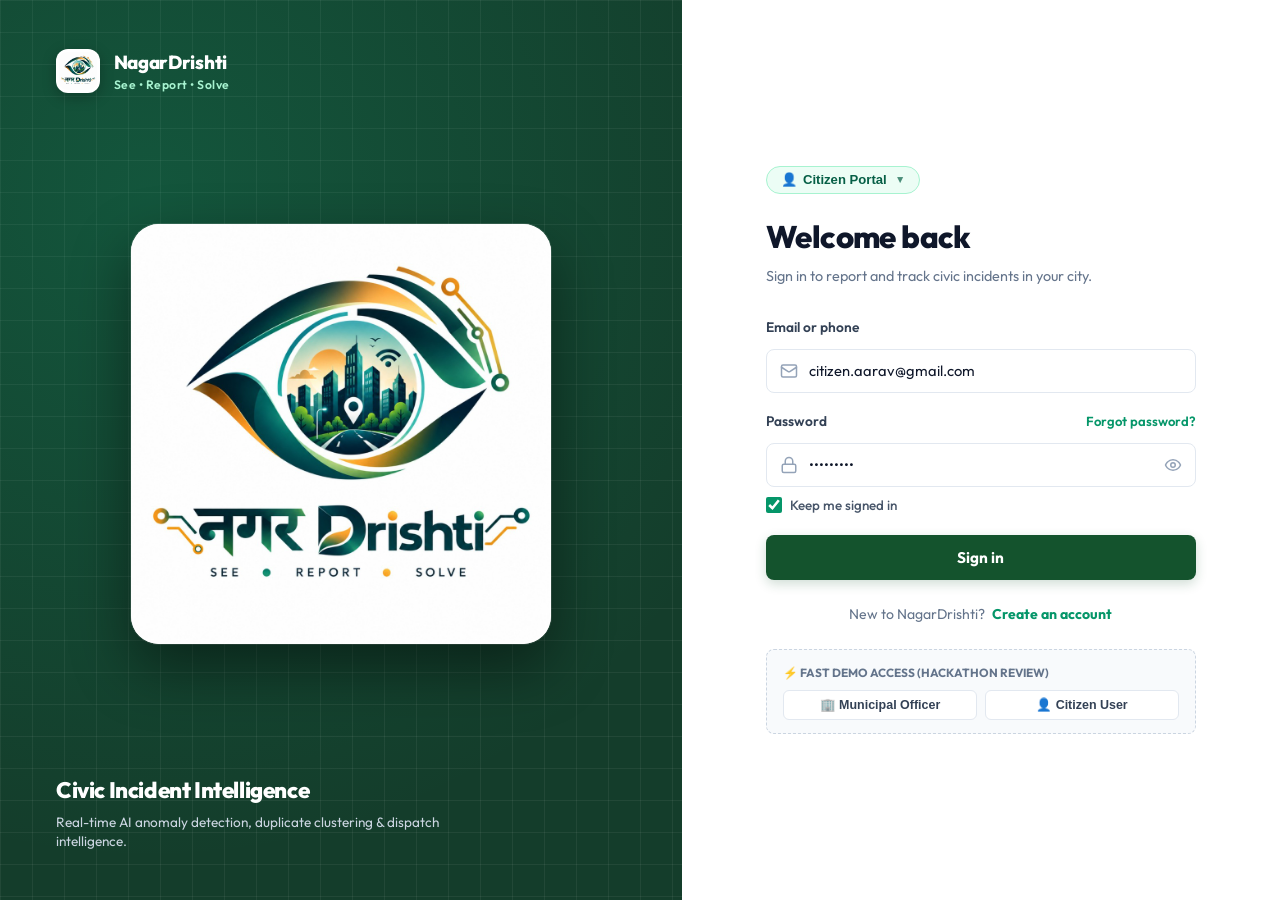
<file: auth.html>
<!DOCTYPE html>
<html lang="en">
<head>
  <meta charset="UTF-8">
  <meta name="viewport" content="width=device-width, initial-scale=1.0">
  <title>NagarDrishti - Civic Incident Intelligence Access</title>
  <link rel="stylesheet" href="style.css">
  <link rel="icon" href="logo.png">
</head>
<body class="auth-page-wrapper">

  <div class="auth-split-container">
    
    <!-- LEFT SIDE: Emerald Tech Grid Hero Section -->
    <div class="auth-brand-side">
      <!-- Top Brand Header -->
      <div class="brand-side-header">
        <div class="brand-side-logo-box">
          <img src="logo.png" alt="NagarDrishti Logo">
        </div>
        <div class="brand-side-title-group">
          <h2>NagarDrishti</h2>
          <p>See • Report • Solve</p>
        </div>
      </div>

      <!-- Center Rounded Graphic Card -->
      <div class="brand-side-hero-card">
        <img src="logo.png" alt="NagarDrishti Civic Emblem">
      </div>

      <!-- Bottom Platform Tagline -->
      <div class="brand-side-footer">
        <h3>Civic Incident Intelligence</h3>
        <p>Real-time AI anomaly detection, duplicate clustering & dispatch intelligence.</p>
      </div>
    </div>

    <!-- RIGHT SIDE: Clean White Modern Login Card -->
    <div class="auth-form-side">
      <div class="auth-form-card">
        
        <!-- Top Role Switcher Pill -->
        <button type="button" class="role-pill-switcher" id="rolePillBtn" onclick="toggleActiveRole()" title="Click to switch role">
          <span id="roleIcon">👤</span>
          <span id="roleText">Citizen Portal</span>
          <span style="font-size: 0.65rem; margin-left: 2px; opacity: 0.7;">▼</span>
        </button>

        <!-- Dynamic Form Title & Subtitle -->
        <h1 class="auth-form-title" id="authTitle">Welcome back</h1>
        <p class="auth-form-subtitle" id="authSubtitle">
          Sign in to report and track civic incidents in your city.
        </p>

        <!-- Sign In Form -->
        <form id="loginForm" onsubmit="handleLoginSubmit(event)">
          
          <div class="form-group" style="margin-bottom: 1.15rem;">
            <label class="form-label" for="loginEmail" style="font-size: 0.86rem; color: #334155; font-weight: 600; margin-bottom: 0.35rem;">
              Email or phone
            </label>
            <div class="input-icon-group">
              <span class="input-icon-left">
                <svg width="18" height="18" viewBox="0 0 24 24" fill="none" stroke="currentColor" stroke-width="2" stroke-linecap="round" stroke-linejoin="round">
                  <rect width="20" height="16" x="2" y="4" rx="2"/>
                  <path d="m22 7-8.97 5.7a1.94 1.94 0 0 1-2.06 0L2 7"/>
                </svg>
              </span>
              <input type="text" id="loginEmail" class="form-input-with-icon" placeholder="you@example.com" required value="citizen.aarav@gmail.com">
            </div>
          </div>

          <div class="form-group" style="margin-bottom: 0.5rem;">
            <div style="display: flex; justify-content: space-between; align-items: center; margin-bottom: 0.35rem;">
              <label class="form-label" for="loginPassword" style="font-size: 0.86rem; color: #334155; font-weight: 600; margin-bottom: 0;">
                Password
              </label>
              <a href="#" class="forgot-password-link" onclick="handleForgotPassword(event)">Forgot password?</a>
            </div>
            <div class="input-icon-group">
              <span class="input-icon-left">
                <svg width="18" height="18" viewBox="0 0 24 24" fill="none" stroke="currentColor" stroke-width="2" stroke-linecap="round" stroke-linejoin="round">
                  <rect width="18" height="11" x="3" y="11" rx="2" ry="2"/>
                  <path d="M7 11V7a5 5 0 0 1 10 0v4"/>
                </svg>
              </span>
              <input type="password" id="loginPassword" class="form-input-with-icon" placeholder="Enter your password" required value="demo12345">
              <span class="input-icon-right" onclick="togglePasswordVisibility('loginPassword', this)" title="Toggle visibility">
                <svg class="eye-open" width="18" height="18" viewBox="0 0 24 24" fill="none" stroke="currentColor" stroke-width="2" stroke-linecap="round" stroke-linejoin="round">
                  <path d="M2 12s3-7 10-7 10 7 10 7-3 7-10 7-10-7-10-7Z"/>
                  <circle cx="12" cy="12" r="3"/>
                </svg>
              </span>
            </div>
          </div>

          <div class="auth-options-row">
            <label class="checkbox-label">
              <input type="checkbox" id="rememberMe" checked>
              <span>Keep me signed in</span>
            </label>
          </div>

          <button type="submit" class="btn-auth-submit" id="btnSignIn">
            Sign in
          </button>
        </form>

        <!-- Sign Up Form (Hidden by default) -->
        <form id="signupForm" style="display: none;" onsubmit="handleSignupSubmit(event)">
          
          <div class="form-group" style="margin-bottom: 1.15rem;">
            <label class="form-label" for="signupName" style="font-size: 0.86rem; color: #334155; font-weight: 600; margin-bottom: 0.35rem;">
              Full Name
            </label>
            <div class="input-icon-group">
              <span class="input-icon-left">👤</span>
              <input type="text" id="signupName" class="form-input-with-icon" placeholder="Aarav Sharma" required>
            </div>
          </div>

          <div class="form-group" style="margin-bottom: 1.15rem;">
            <label class="form-label" for="signupEmail" style="font-size: 0.86rem; color: #334155; font-weight: 600; margin-bottom: 0.35rem;">
              Email or phone
            </label>
            <div class="input-icon-group">
              <span class="input-icon-left">✉️</span>
              <input type="email" id="signupEmail" class="form-input-with-icon" placeholder="aarav@gmail.com" required>
            </div>
          </div>

          <div class="form-row" style="margin-bottom: 1.15rem;">
            <div>
              <label class="form-label" style="font-size: 0.86rem; color: #334155; font-weight: 600; margin-bottom: 0.35rem;">Ward / City</label>
              <input type="text" id="signupWard" class="form-input" placeholder="Sector 4 / Mathura" value="Sector 4" required>
            </div>
            <div>
              <label class="form-label" style="font-size: 0.86rem; color: #334155; font-weight: 600; margin-bottom: 0.35rem;">Role</label>
              <select id="signupRole" class="custom-select" style="width: 100%;">
                <option value="citizen">Citizen</option>
                <option value="officer">Municipal Officer</option>
              </select>
            </div>
          </div>

          <div class="form-group" style="margin-bottom: 1.25rem;">
            <label class="form-label" for="signupPassword" style="font-size: 0.86rem; color: #334155; font-weight: 600; margin-bottom: 0.35rem;">
              Create Password
            </label>
            <div class="input-icon-group">
              <span class="input-icon-left">🔒</span>
              <input type="password" id="signupPassword" class="form-input-with-icon" placeholder="Choose strong password" required>
              <span class="input-icon-right" onclick="togglePasswordVisibility('signupPassword', this)">
                👁️
              </span>
            </div>
          </div>

          <button type="submit" class="btn-auth-submit" style="background: #059669;">
            Create Account
          </button>
        </form>

        <!-- Bottom Mode Switcher -->
        <div class="auth-bottom-switch" id="bottomAuthSwitch">
          <span>New to NagarDrishti?</span>
          <a href="#" onclick="toggleAuthMode('signup', event)">Create an account</a>
        </div>

        <!-- 1-Click Demo Credentials Fast Login -->
        <div class="demo-credentials-card">
          <span>⚡ Fast Demo Access (Hackathon Review)</span>
          <div class="demo-btn-group">
            <button type="button" class="demo-btn" onclick="quickDemoLogin('officer')">
              🏢 Municipal Officer
            </button>
            <button type="button" class="demo-btn" onclick="quickDemoLogin('citizen')">
              👤 Citizen User
            </button>
          </div>
        </div>

      </div>
    </div>

  </div>

  <!-- Toast Notification Container -->
  <div class="toast-container" id="toastContainer"></div>

  <script>
    let currentRole = 'citizen';
    let currentAuthMode = 'login'; // 'login' | 'signup'

    function toggleActiveRole() {
      if (currentRole === 'citizen') {
        setRole('officer');
      } else {
        setRole('citizen');
      }
    }

    function setRole(role) {
      currentRole = role;
      const roleText = document.getElementById('roleText');
      const roleIcon = document.getElementById('roleIcon');
      const roleBtn = document.getElementById('rolePillBtn');
      const emailInput = document.getElementById('loginEmail');

      if (role === 'officer') {
        roleText.textContent = 'Municipal Officer';
        roleIcon.textContent = '🏢';
        roleBtn.style.background = '#eff6ff';
        roleBtn.style.borderColor = '#93c5fd';
        roleBtn.style.color = '#1e40af';
        if (emailInput && currentAuthMode === 'login') {
          emailInput.value = 'officer.sharma@nagardrishti.gov.in';
        }
      } else {
        roleText.textContent = 'Citizen Portal';
        roleIcon.textContent = '👤';
        roleBtn.style.background = '#ecfdf5';
        roleBtn.style.borderColor = '#a7f3d0';
        roleBtn.style.color = '#065f46';
        if (emailInput && currentAuthMode === 'login') {
          emailInput.value = 'citizen.aarav@gmail.com';
        }
      }
    }

    function toggleAuthMode(mode, e) {
      if (e) e.preventDefault();
      currentAuthMode = mode;
      const loginForm = document.getElementById('loginForm');
      const signupForm = document.getElementById('signupForm');
      const title = document.getElementById('authTitle');
      const subtitle = document.getElementById('authSubtitle');
      const switchBox = document.getElementById('bottomAuthSwitch');

      if (mode === 'signup') {
        loginForm.style.display = 'none';
        signupForm.style.display = 'block';
        title.textContent = 'Create your account';
        subtitle.textContent = 'Join NagarDrishti to report and monitor civic issues.';
        switchBox.innerHTML = `<span>Already have an account?</span> <a href="#" onclick="toggleAuthMode('login', event)">Sign in</a>`;
      } else {
        signupForm.style.display = 'none';
        loginForm.style.display = 'block';
        title.textContent = 'Welcome back';
        subtitle.textContent = 'Sign in to report and track civic incidents in your city.';
        switchBox.innerHTML = `<span>New to NagarDrishti?</span> <a href="#" onclick="toggleAuthMode('signup', event)">Create an account</a>`;
      }
    }

    function togglePasswordVisibility(inputId, triggerElem) {
      const input = document.getElementById(inputId);
      if (!input) return;
      if (input.type === 'password') {
        input.type = 'text';
      } else {
        input.type = 'password';
      }
    }

    function handleForgotPassword(e) {
      e.preventDefault();
      showToast('Password reset link sent to registered email', 'info');
    }

    async function handleLoginSubmit(e) {
      e.preventDefault();
      const email = document.getElementById('loginEmail').value.trim();
      const password = document.getElementById('loginPassword').value.trim();

      try {
        const res = await fetch('/api/auth/login', {
          method: 'POST',
          headers: { 'Content-Type': 'application/json' },
          body: JSON.stringify({ email, password, role: currentRole })
        }).then(r => r.json());

        if (res.success) {
          localStorage.setItem('nagar_user', JSON.stringify(res.user));
          showToast(`Welcome ${res.user.full_name}! Redirecting...`, 'success');
          setTimeout(() => {
            window.location.href = '/';
          }, 500);
        } else {
          showToast(res.error || 'Login failed', 'error');
        }
      } catch (err) {
        showToast('Login request error', 'error');
      }
    }

    async function handleSignupSubmit(e) {
      e.preventDefault();
      const full_name = document.getElementById('signupName').value.trim();
      const email = document.getElementById('signupEmail').value.trim();
      const ward = document.getElementById('signupWard').value.trim() || 'Sector 4';
      const role = document.getElementById('signupRole').value;

      try {
        const res = await fetch('/api/auth/signup', {
          method: 'POST',
          headers: { 'Content-Type': 'application/json' },
          body: JSON.stringify({ full_name, email, ward, role })
        }).then(r => r.json());

        if (res.success) {
          localStorage.setItem('nagar_user', JSON.stringify(res.user));
          showToast('🎉 Account registered! Redirecting to platform...', 'success');
          setTimeout(() => {
            window.location.href = '/';
          }, 600);
        } else {
          showToast(res.error || 'Signup failed', 'error');
        }
      } catch (err) {
        showToast('Signup request error', 'error');
      }
    }

    function quickDemoLogin(role) {
      setRole(role);
      const user = role === 'officer' ? {
        full_name: 'Superintendent V. Sharma',
        role: 'officer',
        department: 'Municipal Operations Command'
      } : {
        full_name: 'Aarav Sharma',
        role: 'citizen',
        department: 'Ward 12 Resident'
      };
      localStorage.setItem('nagar_user', JSON.stringify(user));
      showToast(`Logged in as ${user.full_name} (${role.toUpperCase()})`, 'success');
      setTimeout(() => {
        window.location.href = '/';
      }, 400);
    }

    function showToast(message, type = 'info') {
      const container = document.getElementById('toastContainer');
      if (!container) return;

      const toast = document.createElement('div');
      toast.className = 'toast';
      
      let icon = 'ℹ️';
      if (type === 'success') icon = '✅';
      if (type === 'warning') icon = '⚠️';
      if (type === 'error') icon = '❌';

      toast.innerHTML = `<span>${icon}</span> <span>${message}</span>`;
      container.appendChild(toast);

      setTimeout(() => {
        toast.style.opacity = '0';
        toast.style.transform = 'translateX(100%)';
        toast.style.transition = 'all 0.3s ease';
        setTimeout(() => toast.remove(), 300);
      }, 3500);
    }
  </script>
</body>
</html>
</file>
<file: style.css>
/* ====================================================================
   नगर Drishti (Civic Incident Intelligence Platform)
   Light Design System & Theme Engine (Logo Grounded: Emerald, Teal & Amber)
   ==================================================================== */

@import url('https://fonts.googleapis.com/css2?family=Outfit:wght@300;400;500;600;700;800&family=Plus+Jakarta+Sans:wght@400;500;600;700&family=Tiro+Devanagari+Hindi:ital@0;1&display=swap');

:root {
  /* Brand Color Palette from Logo (Premium Light Theme) */
  --bg-base: #f4fbf7;
  --bg-surface: #ffffff;
  --bg-card: rgba(255, 255, 255, 0.92);
  --bg-card-hover: #ffffff;
  --bg-glass: rgba(255, 255, 255, 0.85);
  --bg-subtle: #ebf7f1;
  --bg-accent-soft: #fef8eb;
  
  /* Primary Emerald & Teal Palette */
  --primary-emerald: #059669;
  --primary-emerald-hover: #047857;
  --primary-dark-emerald: #064e3b;
  --primary-deep-teal: #0f766e;
  --primary-cyan: #0284c7;
  --primary-emerald-glow: rgba(5, 150, 105, 0.22);
  
  /* Accent Amber & Gold Palette */
  --accent-amber: #d97706;
  --accent-gold: #f59e0b;
  --accent-light-amber: #fffbeb;
  --accent-orange: #ea580c;
  --accent-amber-glow: rgba(217, 119, 6, 0.25);
  
  /* Status Colors */
  --status-critical: #dc2626;
  --status-critical-soft: #fef2f2;
  --status-warning: #d97706;
  --status-warning-soft: #fffbeb;
  --status-success: #059669;
  --status-success-soft: #f0fdf4;
  --status-info: #0284c7;
  --status-info-soft: #f0f9ff;
  --status-purple: #7c3aed;
  --status-purple-soft: #f5f3ff;

  /* Typography & High Contrast Slate */
  --text-primary: #0f172a;
  --text-secondary: #334155;
  --text-muted: #64748b;
  --text-emerald: #047857;
  --text-amber: #b45309;

  /* Borders & Shadows */
  --border-subtle: #d1fae5;
  --border-card: #e2e8f0;
  --border-active: #10b981;
  --border-amber: #fde68a;

  --shadow-sm: 0 1px 2px 0 rgba(0, 0, 0, 0.05);
  --shadow-card: 0 4px 20px -2px rgba(6, 78, 59, 0.06), 0 2px 6px -1px rgba(0, 0, 0, 0.04);
  --shadow-card-hover: 0 12px 28px -4px rgba(6, 78, 59, 0.12), 0 4px 10px -2px rgba(0, 0, 0, 0.05);
  --shadow-glow: 0 0 18px var(--primary-emerald-glow);

  --radius-sm: 8px;
  --radius-md: 12px;
  --radius-lg: 16px;
  --radius-xl: 22px;
  --radius-full: 9999px;

  --font-sans: 'Outfit', 'Plus Jakarta Sans', -apple-system, sans-serif;
  --font-hindi: 'Tiro Devanagari Hindi', serif;
}

* {
  margin: 0;
  padding: 0;
  box-sizing: border-box;
}

body {
  font-family: var(--font-sans);
  background-color: var(--bg-base);
  color: var(--text-primary);
  min-height: 100vh;
  overflow-x: hidden;
  background-image: 
    radial-gradient(circle at 10% 5%, rgba(16, 185, 129, 0.08) 0%, transparent 45%),
    radial-gradient(circle at 90% 15%, rgba(245, 158, 11, 0.06) 0%, transparent 40%),
    radial-gradient(circle at 50% 90%, rgba(2, 132, 199, 0.05) 0%, transparent 50%);
  background-attachment: fixed;
  line-height: 1.5;
}

/* Scrollbar Customization */
::-webkit-scrollbar {
  width: 8px;
  height: 8px;
}
::-webkit-scrollbar-track {
  background: var(--bg-base);
}
::-webkit-scrollbar-thumb {
  background: #cbd5e1;
  border-radius: 4px;
}
::-webkit-scrollbar-thumb:hover {
  background: var(--primary-emerald);
}

/* ====================================================================
   Header & Navigation (Light Civic HUD)
   ==================================================================== */
.app-header {
  position: sticky;
  top: 0;
  z-index: 1000;
  background: rgba(255, 255, 255, 0.92);
  backdrop-filter: blur(16px);
  -webkit-backdrop-filter: blur(16px);
  border-bottom: 1px solid #e2e8f0;
  padding: 0.75rem 1.75rem;
  display: flex;
  align-items: center;
  justify-content: space-between;
  gap: 1rem;
  box-shadow: 0 2px 10px rgba(0, 0, 0, 0.03);
}

.brand-wrapper {
  display: flex;
  align-items: center;
  gap: 0.9rem;
  text-decoration: none;
}

.brand-logo-icon {
  width: 46px;
  height: 46px;
  display: flex;
  align-items: center;
  justify-content: center;
  border-radius: var(--radius-md);
  background: linear-gradient(135deg, #f0fdf4 0%, #fffbeb 100%);
  border: 1.5px solid #a7f3d0;
  box-shadow: 0 4px 12px rgba(5, 150, 105, 0.12);
}

.brand-logo-icon svg {
  width: 34px;
  height: 34px;
}

.brand-text-block {
  display: flex;
  flex-direction: column;
}

.brand-title {
  font-size: 1.4rem;
  font-weight: 800;
  letter-spacing: -0.5px;
  display: flex;
  align-items: center;
  gap: 0.35rem;
}

.hindi-title {
  font-family: var(--font-hindi);
  font-size: 1.5rem;
  font-weight: 700;
  background: linear-gradient(135deg, #047857 0%, #059669 50%, #d97706 100%);
  -webkit-background-clip: text;
  -webkit-text-fill-color: transparent;
}

.english-title {
  color: #0f172a;
  font-weight: 800;
}

.brand-tagline {
  font-size: 0.68rem;
  letter-spacing: 2px;
  color: var(--accent-amber);
  font-weight: 800;
  text-transform: uppercase;
  display: flex;
  align-items: center;
  gap: 0.35rem;
}

.brand-tagline span {
  color: var(--primary-emerald);
}

/* Nav Tabs */
.nav-tabs {
  display: flex;
  background: #f1f5f9;
  border: 1px solid #e2e8f0;
  border-radius: var(--radius-full);
  padding: 0.3rem;
  gap: 0.3rem;
}

.nav-tab-btn {
  padding: 0.45rem 1.05rem;
  font-size: 0.84rem;
  font-weight: 600;
  color: var(--text-secondary);
  background: transparent;
  border: none;
  border-radius: var(--radius-full);
  cursor: pointer;
  transition: all 0.2s ease;
  display: flex;
  align-items: center;
  gap: 0.4rem;
}

.nav-tab-btn:hover {
  color: var(--text-primary);
  background: rgba(255, 255, 255, 0.6);
}

.nav-tab-btn.active {
  background: #ffffff;
  color: var(--primary-dark-emerald);
  box-shadow: 0 2px 8px rgba(0, 0, 0, 0.08);
  font-weight: 700;
  border: 1px solid #d1fae5;
}

/* Header Controls */
.header-actions {
  display: flex;
  align-items: center;
  gap: 1rem;
}

.live-pill {
  display: inline-flex;
  align-items: center;
  gap: 0.45rem;
  padding: 0.35rem 0.85rem;
  background: #ecfdf5;
  border: 1px solid #a7f3d0;
  border-radius: var(--radius-full);
  font-size: 0.74rem;
  font-weight: 700;
  color: #047857;
}

.pulse-dot {
  width: 8px;
  height: 8px;
  background: #059669;
  border-radius: 50%;
  box-shadow: 0 0 8px #059669;
  animation: pulse-dot 1.5s infinite;
}

@keyframes pulse-dot {
  0% { transform: scale(0.9); opacity: 0.8; }
  50% { transform: scale(1.3); opacity: 1; box-shadow: 0 0 12px #059669; }
  100% { transform: scale(0.9); opacity: 0.8; }
}

.user-profile-badge {
  display: flex;
  align-items: center;
  gap: 0.65rem;
  padding: 0.4rem 0.95rem;
  background: #ffffff;
  border: 1px solid #e2e8f0;
  border-radius: var(--radius-full);
  cursor: pointer;
  box-shadow: 0 1px 4px rgba(0, 0, 0, 0.04);
  transition: all 0.2s ease;
}

.user-profile-badge:hover {
  border-color: var(--border-active);
  box-shadow: 0 2px 8px rgba(16, 185, 129, 0.15);
}

.user-avatar {
  width: 28px;
  height: 28px;
  border-radius: 50%;
  background: linear-gradient(135deg, #059669, #d97706);
  display: flex;
  align-items: center;
  justify-content: center;
  font-weight: 700;
  font-size: 0.75rem;
  color: #ffffff;
}

.user-role-tag {
  font-size: 0.72rem;
  font-weight: 700;
  text-transform: uppercase;
  color: var(--accent-amber);
}

/* ====================================================================
   Layout & Container
   ==================================================================== */
.main-container {
  max-width: 1600px;
  margin: 0 auto;
  padding: 1.5rem 1.75rem;
  display: flex;
  flex-direction: column;
  gap: 1.35rem;
}

/* Critical Spike Alert Banner (Light Mode) */
.spike-alert-banner {
  background: linear-gradient(90deg, #fff1f2 0%, #fefce8 50%, #f0fdf4 100%);
  border: 1px solid #fecdd3;
  border-left: 5px solid var(--status-critical);
  border-radius: var(--radius-md);
  padding: 0.95rem 1.35rem;
  display: flex;
  align-items: center;
  justify-content: space-between;
  box-shadow: 0 4px 14px rgba(220, 38, 38, 0.08);
}

.banner-left {
  display: flex;
  align-items: center;
  gap: 0.95rem;
}

.banner-icon {
  width: 40px;
  height: 40px;
  border-radius: var(--radius-sm);
  background: #fee2e2;
  display: flex;
  align-items: center;
  justify-content: center;
  color: #dc2626;
  font-size: 1.35rem;
}

.banner-title {
  font-size: 0.98rem;
  font-weight: 700;
  color: #991b1b;
  display: flex;
  align-items: center;
  gap: 0.5rem;
}

.banner-zscore-badge {
  background: var(--status-critical);
  color: #ffffff;
  padding: 0.15rem 0.5rem;
  border-radius: var(--radius-sm);
  font-size: 0.72rem;
  font-weight: 800;
}

.banner-desc {
  font-size: 0.84rem;
  color: #475569;
  margin-top: 0.15rem;
}

/* ====================================================================
   KPI Grid
   ==================================================================== */
.kpi-grid {
  display: grid;
  grid-template-columns: repeat(auto-fit, minmax(240px, 1fr));
  gap: 1.15rem;
}

.kpi-card {
  background: #ffffff;
  border: 1px solid #e2e8f0;
  border-radius: var(--radius-lg);
  padding: 1.25rem 1.35rem;
  position: relative;
  overflow: hidden;
  box-shadow: var(--shadow-card);
  transition: transform 0.2s ease, box-shadow 0.2s ease, border-color 0.2s ease;
}

.kpi-card:hover {
  transform: translateY(-2px);
  border-color: #a7f3d0;
  box-shadow: var(--shadow-card-hover);
}

.kpi-card::before {
  content: '';
  position: absolute;
  top: 0;
  left: 0;
  width: 100%;
  height: 3.5px;
  background: linear-gradient(90deg, #059669, #0284c7);
}

.kpi-card.kpi-amber::before {
  background: linear-gradient(90deg, #d97706, #f59e0b);
}

.kpi-card.kpi-red::before {
  background: linear-gradient(90deg, #dc2626, #ea580c);
}

.kpi-card.kpi-purple::before {
  background: linear-gradient(90deg, #7c3aed, #0284c7);
}

.kpi-header {
  display: flex;
  align-items: center;
  justify-content: space-between;
  margin-bottom: 0.6rem;
}

.kpi-title {
  font-size: 0.8rem;
  font-weight: 700;
  color: var(--text-secondary);
  text-transform: uppercase;
  letter-spacing: 0.5px;
}

.kpi-icon-box {
  width: 36px;
  height: 36px;
  border-radius: var(--radius-sm);
  background: #ecfdf5;
  color: var(--primary-emerald);
  display: flex;
  align-items: center;
  justify-content: center;
  font-size: 1.15rem;
}

.kpi-amber .kpi-icon-box {
  background: #fffbeb;
  color: var(--accent-amber);
}

.kpi-red .kpi-icon-box {
  background: #fef2f2;
  color: var(--status-critical);
}

.kpi-purple .kpi-icon-box {
  background: #f5f3ff;
  color: var(--status-purple);
}

.kpi-value-row {
  display: flex;
  align-items: baseline;
  gap: 0.65rem;
  margin-bottom: 0.35rem;
}

.kpi-value {
  font-size: 2rem;
  font-weight: 800;
  color: var(--text-primary);
  line-height: 1;
}

.kpi-delta {
  font-size: 0.74rem;
  font-weight: 700;
  padding: 0.15rem 0.45rem;
  border-radius: var(--radius-sm);
}

.delta-up {
  background: #fee2e2;
  color: #b91c1c;
}

.delta-down {
  background: #dcfce7;
  color: #15803d;
}

.kpi-subtext {
  font-size: 0.78rem;
  color: var(--text-muted);
}

/* ====================================================================
   Panels & Split Grids
   ==================================================================== */
.dashboard-grid-2col {
  display: grid;
  grid-template-columns: 1.25fr 1fr;
  gap: 1.35rem;
}

@media (max-width: 1024px) {
  .dashboard-grid-2col {
    grid-template-columns: 1fr;
  }
}

.glass-panel {
  background: #ffffff;
  border: 1px solid #e2e8f0;
  border-radius: var(--radius-lg);
  padding: 1.35rem;
  display: flex;
  flex-direction: column;
  gap: 1rem;
  box-shadow: var(--shadow-card);
}

.panel-header {
  display: flex;
  align-items: center;
  justify-content: space-between;
  border-bottom: 1px solid #f1f5f9;
  padding-bottom: 0.85rem;
}

.panel-title-group {
  display: flex;
  align-items: center;
  gap: 0.65rem;
}

.panel-title {
  font-size: 1.05rem;
  font-weight: 700;
  color: var(--text-primary);
  display: flex;
  align-items: center;
  gap: 0.4rem;
}

.panel-badge {
  font-size: 0.72rem;
  font-weight: 700;
  padding: 0.2rem 0.6rem;
  border-radius: var(--radius-full);
  background: #ecfdf5;
  color: var(--primary-emerald);
  border: 1px solid #a7f3d0;
}

/* Map Styling (Photorealistic Satellite Mode) */
.map-layer-selector {
  display: inline-flex;
  background: #f1f5f9;
  border-radius: var(--radius-sm);
  padding: 2px;
  border: 1px solid #cbd5e1;
  gap: 2px;
}

.btn-map-mode {
  border: none;
  background: transparent;
  color: #475569;
  font-size: 0.73rem;
  font-weight: 600;
  padding: 0.22rem 0.55rem;
  border-radius: 4px;
  cursor: pointer;
  transition: all 0.15s ease-in-out;
  display: inline-flex;
  align-items: center;
  gap: 0.25rem;
}

.btn-map-mode:hover {
  color: #0f172a;
  background: rgba(255, 255, 255, 0.6);
}

.btn-map-mode.active {
  background: #059669;
  color: #ffffff;
  box-shadow: 0 1px 3px rgba(5, 150, 105, 0.3);
}

#civicMap {
  width: 100%;
  height: 440px;
  border-radius: var(--radius-md);
  border: 1.5px solid #cbd5e1;
  z-index: 10;
  box-shadow: inset 0 2px 4px rgba(0,0,0,0.06);
}

.map-legend {
  display: flex;
  align-items: center;
  justify-content: space-between;
  flex-wrap: wrap;
  gap: 0.6rem;
  font-size: 0.76rem;
  color: var(--text-secondary);
  padding: 0.6rem 0.85rem;
  background: #f8fafc;
  border-radius: var(--radius-sm);
  border: 1px solid #e2e8f0;
}

.legend-item {
  display: flex;
  align-items: center;
  gap: 0.4rem;
}

.legend-dot {
  width: 10px;
  height: 10px;
  border-radius: 50%;
}

.dot-critical { background: #dc2626; box-shadow: 0 0 8px rgba(220, 38, 38, 0.7); }
.dot-high { background: #d97706; box-shadow: 0 0 6px rgba(217, 119, 6, 0.5); }
.dot-medium { background: #0284c7; }
.dot-low { background: #059669; }

/* Custom Leaflet Map Popup (Crisp Glass Design) */
.leaflet-popup-content-wrapper {
  background: rgba(255, 255, 255, 0.96) !important;
  backdrop-filter: blur(8px) !important;
  color: #0f172a !important;
  border: 1.5px solid #059669 !important;
  border-radius: var(--radius-md) !important;
  box-shadow: 0 12px 30px rgba(0, 0, 0, 0.25) !important;
  padding: 2px !important;
}
.leaflet-popup-tip {
  background: #ffffff !important;
}
.custom-popup-title {
  font-weight: 700;
  font-size: 0.94rem;
  color: #047857;
  margin-bottom: 0.25rem;
}
.custom-popup-body {
  font-size: 0.82rem;
  color: #334155;
  line-height: 1.45;
}

/* Radar Pulse Wave Animation for Spikes */
@keyframes radar-pulse {
  0% { transform: scale(0.9); opacity: 0.8; }
  50% { transform: scale(1.3); opacity: 0.3; }
  100% { transform: scale(0.9); opacity: 0.8; }
}

/* Charts Grid */
.charts-grid {
  display: grid;
  grid-template-columns: 1fr 1fr;
  gap: 1.15rem;
}

@media (max-width: 768px) {
  .charts-grid {
    grid-template-columns: 1fr;
  }
}

.chart-wrapper {
  position: relative;
  width: 100%;
  height: 220px;
}

/* ====================================================================
   Incident Clusters & Deduplication
   ==================================================================== */
.cluster-list {
  display: flex;
  flex-direction: column;
  gap: 0.75rem;
  max-height: 420px;
  overflow-y: auto;
  padding-right: 0.25rem;
}

.cluster-card {
  background: #f8fafc;
  border: 1px solid #e2e8f0;
  border-radius: var(--radius-md);
  padding: 0.95rem;
  transition: all 0.2s ease;
}

.cluster-card:hover {
  border-color: #10b981;
  background: #ffffff;
  box-shadow: 0 4px 12px rgba(5, 150, 105, 0.08);
}

.cluster-card-header {
  display: flex;
  align-items: center;
  justify-content: space-between;
  margin-bottom: 0.4rem;
}

.cluster-title {
  font-size: 0.94rem;
  font-weight: 700;
  color: var(--text-primary);
}

.cluster-count-badge {
  background: #fffbeb;
  color: #b45309;
  border: 1px solid #fde68a;
  padding: 0.2rem 0.6rem;
  border-radius: var(--radius-full);
  font-size: 0.72rem;
  font-weight: 800;
}

.cluster-meta {
  display: flex;
  align-items: center;
  gap: 0.85rem;
  font-size: 0.76rem;
  color: var(--text-secondary);
  margin-bottom: 0.5rem;
}

.cluster-evidence-list {
  display: flex;
  flex-wrap: wrap;
  gap: 0.35rem;
  margin-top: 0.4rem;
}

.evidence-tag {
  background: #ecfdf5;
  border: 1px solid #a7f3d0;
  color: #047857;
  font-size: 0.72rem;
  font-weight: 700;
  padding: 0.18rem 0.5rem;
  border-radius: var(--radius-sm);
  cursor: pointer;
  transition: all 0.15s ease;
}

.evidence-tag:hover {
  background: #059669;
  color: #ffffff;
}

/* ====================================================================
   Daily AI Operations Briefing Studio (Light)
   ==================================================================== */
.briefing-card {
  background: #ffffff;
  border: 1.5px solid #d1fae5;
  border-radius: var(--radius-lg);
  padding: 1.75rem;
  box-shadow: 0 10px 30px rgba(5, 150, 105, 0.06);
}

.briefing-meta-bar {
  display: flex;
  align-items: center;
  justify-content: space-between;
  flex-wrap: wrap;
  gap: 0.75rem;
  padding-bottom: 1rem;
  border-bottom: 1px solid #f1f5f9;
  margin-bottom: 1.35rem;
}

.briefing-stamp {
  font-size: 0.84rem;
  color: var(--text-secondary);
  display: flex;
  align-items: center;
  gap: 0.4rem;
}

.guardrail-tag {
  background: #f0f9ff;
  border: 1px solid #bae6fd;
  color: #0369a1;
  font-size: 0.74rem;
  font-weight: 700;
  padding: 0.3rem 0.7rem;
  border-radius: var(--radius-full);
}

.briefing-items-container {
  display: flex;
  flex-direction: column;
  gap: 1rem;
}

.briefing-item {
  background: #f8fafc;
  border-left: 4.5px solid #059669;
  border-radius: 0 var(--radius-md) var(--radius-md) 0;
  padding: 1.15rem 1.25rem;
  display: flex;
  flex-direction: column;
  gap: 0.45rem;
  border-top: 1px solid #f1f5f9;
  border-right: 1px solid #f1f5f9;
  border-bottom: 1px solid #f1f5f9;
}

.briefing-item.priority-high {
  border-left-color: #dc2626;
  background: #fff5f5;
}

.briefing-item.priority-medium {
  border-left-color: #d97706;
  background: #fffdf5;
}

.briefing-item-header {
  display: flex;
  align-items: center;
  justify-content: space-between;
}

.briefing-item-title {
  font-size: 1rem;
  font-weight: 700;
  color: var(--text-primary);
}

.briefing-priority-badge {
  font-size: 0.7rem;
  font-weight: 800;
  text-transform: uppercase;
  padding: 0.2rem 0.55rem;
  border-radius: var(--radius-sm);
}

.p-high { background: #fee2e2; color: #991b1b; border: 1px solid #fecdd3; }
.p-med { background: #fef3c7; color: #92400e; border: 1px solid #fde68a; }
.p-low { background: #dcfce7; color: #166534; border: 1px solid #bbf7d0; }

.briefing-item-desc {
  font-size: 0.88rem;
  color: var(--text-secondary);
  line-height: 1.55;
}

.briefing-action-box {
  background: #ecfdf5;
  border: 1px dashed #059669;
  border-radius: var(--radius-sm);
  padding: 0.55rem 0.85rem;
  font-size: 0.82rem;
  color: #065f46;
  display: flex;
  align-items: center;
  gap: 0.5rem;
  margin-top: 0.35rem;
}

.briefing-evidence-row {
  display: flex;
  align-items: center;
  gap: 0.45rem;
  font-size: 0.74rem;
  color: var(--text-muted);
  margin-top: 0.4rem;
}

/* ====================================================================
   Complaints Master Data Table (Light)
   ==================================================================== */
.table-filter-bar {
  display: flex;
  align-items: center;
  justify-content: space-between;
  flex-wrap: wrap;
  gap: 0.75rem;
  margin-bottom: 0.85rem;
}

.search-input-box {
  position: relative;
  min-width: 280px;
  flex: 1;
}

.search-input-box input {
  width: 100%;
  background: #ffffff;
  border: 1.5px solid #cbd5e1;
  border-radius: var(--radius-md);
  padding: 0.6rem 0.9rem 0.6rem 2.35rem;
  color: var(--text-primary);
  font-family: var(--font-sans);
  font-size: 0.88rem;
  outline: none;
  transition: all 0.2s;
}

.search-input-box input:focus {
  border-color: var(--primary-emerald);
  box-shadow: 0 0 0 3px rgba(5, 150, 105, 0.15);
}

.search-icon {
  position: absolute;
  left: 0.85rem;
  top: 50%;
  transform: translateY(-50%);
  color: var(--text-muted);
  font-size: 0.95rem;
}

.filter-selects-group {
  display: flex;
  align-items: center;
  gap: 0.55rem;
  flex-wrap: wrap;
}

.custom-select {
  background: #ffffff;
  border: 1.5px solid #cbd5e1;
  border-radius: var(--radius-md);
  color: var(--text-primary);
  padding: 0.6rem 0.9rem;
  font-size: 0.84rem;
  font-family: var(--font-sans);
  outline: none;
  cursor: pointer;
  transition: all 0.2s;
}

.custom-select:focus {
  border-color: var(--primary-emerald);
  box-shadow: 0 0 0 3px rgba(5, 150, 105, 0.15);
}

.data-table-container {
  overflow-x: auto;
  border-radius: var(--radius-md);
  border: 1px solid #e2e8f0;
}

.civic-table {
  width: 100%;
  border-collapse: collapse;
  font-size: 0.85rem;
  text-align: left;
}

.civic-table th {
  background: #f8fafc;
  padding: 0.85rem 1rem;
  color: var(--text-secondary);
  font-weight: 700;
  text-transform: uppercase;
  letter-spacing: 0.5px;
  border-bottom: 1.5px solid #e2e8f0;
}

.civic-table td {
  padding: 0.95rem 1rem;
  border-bottom: 1px solid #f1f5f9;
  vertical-align: middle;
}

.civic-table tr:hover td {
  background: #f0fdf4;
}

.status-badge {
  display: inline-flex;
  align-items: center;
  gap: 0.35rem;
  padding: 0.25rem 0.65rem;
  border-radius: var(--radius-full);
  font-size: 0.74rem;
  font-weight: 700;
  text-transform: capitalize;
}

.status-Escalated { background: #fee2e2; color: #991b1b; border: 1px solid #fca5a5; }
.status-In-Progress { background: #fef3c7; color: #92400e; border: 1px solid #fcd34d; }
.status-Pending { background: #e0f2fe; color: #0369a1; border: 1px solid #7dd3fc; }
.status-Resolved { background: #dcfce7; color: #166534; border: 1px solid #86efac; }

.severity-pill {
  display: inline-flex;
  align-items: center;
  justify-content: center;
  width: 26px;
  height: 26px;
  border-radius: 50%;
  font-weight: 800;
  font-size: 0.78rem;
}

.sev-5 { background: #dc2626; color: #ffffff; box-shadow: 0 0 6px rgba(220, 38, 38, 0.3); }
.sev-4 { background: #ea580c; color: #ffffff; }
.sev-3 { background: #d97706; color: #ffffff; }
.sev-2 { background: #0284c7; color: #ffffff; }
.sev-1 { background: #059669; color: #ffffff; }

/* ====================================================================
   Citizen Reporting Portal Form
   ==================================================================== */
.citizen-portal-grid {
  display: grid;
  grid-template-columns: 1.15fr 1fr;
  gap: 1.5rem;
}

@media (max-width: 900px) {
  .citizen-portal-grid {
    grid-template-columns: 1fr;
  }
}

.form-group {
  display: flex;
  flex-direction: column;
  gap: 0.35rem;
  margin-bottom: 1rem;
}

.form-label {
  font-size: 0.84rem;
  font-weight: 700;
  color: var(--text-secondary);
}

.form-input, .form-textarea {
  background: #ffffff;
  border: 1.5px solid #cbd5e1;
  border-radius: var(--radius-md);
  padding: 0.7rem 0.95rem;
  color: var(--text-primary);
  font-family: var(--font-sans);
  font-size: 0.9rem;
  outline: none;
  transition: all 0.2s ease;
}

.form-input:focus, .form-textarea:focus {
  border-color: var(--primary-emerald);
  box-shadow: 0 0 0 3px rgba(5, 150, 105, 0.15);
}

.form-row {
  display: grid;
  grid-template-columns: 1fr 1fr;
  gap: 0.95rem;
}

.ai-prediction-box {
  background: linear-gradient(135deg, #f0fdf4 0%, #f0f9ff 100%);
  border: 1.5px solid #a7f3d0;
  border-radius: var(--radius-md);
  padding: 1rem;
  display: flex;
  flex-direction: column;
  gap: 0.55rem;
}

.ai-pred-header {
  display: flex;
  align-items: center;
  justify-content: space-between;
  font-size: 0.82rem;
  font-weight: 800;
  color: #047857;
}

.ai-pred-grid {
  display: grid;
  grid-template-columns: 1fr 1fr;
  gap: 0.6rem;
  font-size: 0.84rem;
}

.ai-pred-item {
  display: flex;
  flex-direction: column;
}

.ai-pred-label {
  color: var(--text-muted);
  font-size: 0.72rem;
}

.ai-pred-val {
  font-weight: 700;
  color: var(--text-primary);
}

.duplicate-warning-box {
  background: #fffbeb;
  border: 1.5px solid #fde68a;
  border-radius: var(--radius-md);
  padding: 0.85rem 1.1rem;
  font-size: 0.84rem;
  color: #92400e;
  display: flex;
  align-items: center;
  gap: 0.65rem;
}

/* ====================================================================
   Buttons & Controls
   ==================================================================== */
.btn {
  display: inline-flex;
  align-items: center;
  justify-content: center;
  gap: 0.5rem;
  padding: 0.65rem 1.25rem;
  font-size: 0.88rem;
  font-weight: 700;
  font-family: var(--font-sans);
  border-radius: var(--radius-md);
  border: none;
  cursor: pointer;
  transition: all 0.2s ease;
  text-decoration: none;
}

.btn-primary {
  background: linear-gradient(135deg, #059669 0%, #047857 100%);
  color: #ffffff;
  box-shadow: 0 4px 12px rgba(5, 150, 105, 0.25);
}

.btn-primary:hover {
  transform: translateY(-1px);
  box-shadow: 0 6px 16px rgba(5, 150, 105, 0.35);
}

.btn-amber {
  background: linear-gradient(135deg, #d97706 0%, #b45309 100%);
  color: #ffffff;
  box-shadow: 0 4px 12px rgba(217, 119, 6, 0.25);
}

.btn-amber:hover {
  transform: translateY(-1px);
  box-shadow: 0 6px 16px rgba(217, 119, 6, 0.35);
}

.btn-danger {
  background: linear-gradient(135deg, #dc2626 0%, #b91c1c 100%);
  color: #ffffff;
}

.btn-secondary {
  background: #ffffff;
  border: 1.5px solid #cbd5e1;
  color: var(--text-primary);
}

.btn-secondary:hover {
  border-color: var(--primary-emerald);
  background: #f0fdf4;
  color: var(--primary-dark-emerald);
}

.btn-sm {
  padding: 0.4rem 0.85rem;
  font-size: 0.8rem;
  border-radius: var(--radius-sm);
}

/* ====================================================================
   Simulation Toolbar (Light)
   ==================================================================== */
.simulation-bar {
  background: #ffffff;
  border: 1.5px solid #fde68a;
  border-radius: var(--radius-lg);
  padding: 0.95rem 1.35rem;
  display: flex;
  align-items: center;
  justify-content: space-between;
  flex-wrap: wrap;
  gap: 0.85rem;
  box-shadow: 0 4px 14px rgba(217, 119, 6, 0.06);
}

.sim-label-group {
  display: flex;
  align-items: center;
  gap: 0.65rem;
}

.sim-badge {
  background: #fffbeb;
  color: #b45309;
  border: 1px solid #fde68a;
  font-size: 0.74rem;
  font-weight: 800;
  padding: 0.25rem 0.6rem;
  border-radius: var(--radius-sm);
  text-transform: uppercase;
}

.sim-buttons {
  display: flex;
  align-items: center;
  gap: 0.6rem;
  flex-wrap: wrap;
}

/* ====================================================================
   Auth Modal & Page (Light)
   ==================================================================== */
/* ====================================================================
   Auth Modal & Page (Split Screen Emerald Grid Theme)
   ==================================================================== */
.auth-page-wrapper {
  min-height: 100vh;
  display: flex;
  background: #ffffff;
  font-family: 'Outfit', sans-serif;
}

.auth-split-container {
  display: flex;
  width: 100%;
  min-height: 100vh;
}

/* Left Hero Brand Side (Emerald Tech Grid) */
.auth-brand-side {
  flex: 1.1;
  background-color: #143d2b;
  background-image: 
    linear-gradient(rgba(255, 255, 255, 0.06) 1px, transparent 1px),
    linear-gradient(90deg, rgba(255, 255, 255, 0.06) 1px, transparent 1px);
  background-size: 32px 32px;
  display: flex;
  flex-direction: column;
  justify-content: space-between;
  padding: 3rem 3.5rem;
  position: relative;
  overflow: hidden;
}

.auth-brand-side::before {
  content: '';
  position: absolute;
  top: -20%;
  left: -20%;
  width: 140%;
  height: 140%;
  background: radial-gradient(circle at 30% 30%, rgba(16, 185, 129, 0.2) 0%, transparent 60%);
  pointer-events: none;
}

.brand-side-header {
  display: flex;
  align-items: center;
  gap: 0.85rem;
  z-index: 2;
}

.brand-side-logo-box {
  width: 44px;
  height: 44px;
  border-radius: 12px;
  background: #ffffff;
  padding: 3px;
  box-shadow: 0 4px 14px rgba(0, 0, 0, 0.25);
  display: flex;
  align-items: center;
  justify-content: center;
  overflow: hidden;
}

.brand-side-logo-box img {
  width: 100%;
  height: 100%;
  object-fit: cover;
  border-radius: 9px;
}

.brand-side-title-group h2 {
  font-size: 1.18rem;
  font-weight: 800;
  color: #ffffff;
  margin: 0;
  letter-spacing: -0.3px;
}

.brand-side-title-group p {
  font-size: 0.76rem;
  color: #a7f3d0;
  font-weight: 600;
  margin: 0;
  letter-spacing: 0.5px;
}

.brand-side-hero-card {
  max-width: 420px;
  width: 100%;
  margin: 2rem auto;
  border-radius: 28px;
  overflow: hidden;
  background: #ffffff;
  box-shadow: 0 25px 60px rgba(0, 0, 0, 0.45), 0 0 0 1px rgba(255, 255, 255, 0.15);
  z-index: 2;
  transition: transform 0.3s ease;
}

.brand-side-hero-card:hover {
  transform: translateY(-4px);
}

.brand-side-hero-card img {
  width: 100%;
  height: auto;
  display: block;
  object-fit: cover;
}

.brand-side-footer {
  z-index: 2;
}

.brand-side-footer h3 {
  font-size: 1.4rem;
  font-weight: 800;
  color: #ffffff;
  margin: 0 0 0.3rem 0;
  letter-spacing: -0.4px;
}

.brand-side-footer p {
  font-size: 0.85rem;
  color: #cbd5e1;
  margin: 0;
  max-width: 420px;
  line-height: 1.45;
}

/* Right Authentication Form Side (Clean White) */
.auth-form-side {
  flex: 1;
  background: #ffffff;
  display: flex;
  align-items: center;
  justify-content: center;
  padding: 3rem 2.5rem;
  position: relative;
}

.auth-form-card {
  width: 100%;
  max-width: 430px;
  display: flex;
  flex-direction: column;
}

.role-pill-switcher {
  display: inline-flex;
  align-items: center;
  gap: 0.4rem;
  background: #ecfdf5;
  border: 1px solid #a7f3d0;
  padding: 0.35rem 0.85rem;
  border-radius: var(--radius-full);
  color: #065f46;
  font-size: 0.82rem;
  font-weight: 700;
  width: fit-content;
  margin-bottom: 1.25rem;
  cursor: pointer;
  transition: all 0.2s;
}

.role-pill-switcher:hover {
  background: #d1fae5;
}

.auth-form-title {
  font-size: 1.95rem;
  font-weight: 800;
  color: #0f172a;
  margin: 0 0 0.35rem 0;
  letter-spacing: -0.6px;
}

.auth-form-subtitle {
  font-size: 0.9rem;
  color: #64748b;
  margin: 0 0 1.85rem 0;
  line-height: 1.45;
}

.input-icon-group {
  position: relative;
  display: flex;
  align-items: center;
}

.input-icon-left {
  position: absolute;
  left: 0.9rem;
  color: #94a3b8;
  font-size: 1rem;
  pointer-events: none;
  display: flex;
  align-items: center;
}

.input-icon-right {
  position: absolute;
  right: 0.9rem;
  color: #94a3b8;
  font-size: 1rem;
  cursor: pointer;
  display: flex;
  align-items: center;
  transition: color 0.15s;
}

.input-icon-right:hover {
  color: #0f172a;
}

.form-input-with-icon {
  width: 100%;
  padding: 0.72rem 1rem 0.72rem 2.65rem;
  border-radius: var(--radius-sm);
  border: 1.5px solid #e2e8f0;
  font-size: 0.92rem;
  font-family: 'Outfit', sans-serif;
  color: #0f172a;
  outline: none;
  background: #ffffff;
  transition: all 0.2s;
}

.form-input-with-icon:focus {
  border-color: #059669;
  box-shadow: 0 0 0 3px rgba(5, 150, 105, 0.12);
}

.auth-options-row {
  display: flex;
  align-items: center;
  justify-content: space-between;
  margin: 0.4rem 0 1.25rem 0;
  font-size: 0.84rem;
}

.checkbox-label {
  display: flex;
  align-items: center;
  gap: 0.5rem;
  color: #475569;
  font-weight: 500;
  cursor: pointer;
}

.checkbox-label input[type="checkbox"] {
  width: 16px;
  height: 16px;
  accent-color: #059669;
  cursor: pointer;
}

.forgot-password-link {
  color: #059669;
  text-decoration: none;
  font-weight: 600;
  font-size: 0.82rem;
  transition: color 0.15s;
}

.forgot-password-link:hover {
  color: #047857;
  text-decoration: underline;
}

.btn-auth-submit {
  width: 100%;
  padding: 0.82rem 1.5rem;
  background: #14532d;
  color: #ffffff;
  border: none;
  border-radius: 8px;
  font-size: 0.96rem;
  font-weight: 700;
  font-family: 'Outfit', sans-serif;
  cursor: pointer;
  transition: all 0.2s;
  box-shadow: 0 4px 12px rgba(20, 83, 45, 0.2);
}

.btn-auth-submit:hover {
  background: #166534;
  transform: translateY(-1px);
  box-shadow: 0 6px 16px rgba(20, 83, 45, 0.28);
}

.btn-auth-submit:active {
  transform: translateY(0);
}

.auth-bottom-switch {
  text-align: center;
  font-size: 0.88rem;
  color: #64748b;
  margin-top: 1.5rem;
}

.auth-bottom-switch a {
  color: #059669;
  font-weight: 700;
  text-decoration: none;
  margin-left: 0.25rem;
}

.auth-bottom-switch a:hover {
  text-decoration: underline;
}

.demo-credentials-card {
  margin-top: 1.5rem;
  padding: 0.85rem 1rem;
  background: #f8fafc;
  border: 1px dashed #cbd5e1;
  border-radius: var(--radius-sm);
  display: flex;
  flex-direction: column;
  gap: 0.5rem;
}

.demo-credentials-card span {
  font-size: 0.74rem;
  font-weight: 700;
  color: #64748b;
  text-transform: uppercase;
}

.demo-btn-group {
  display: flex;
  gap: 0.5rem;
}

.demo-btn {
  flex: 1;
  padding: 0.4rem 0.6rem;
  font-size: 0.78rem;
  font-weight: 600;
  border: 1px solid #e2e8f0;
  background: #ffffff;
  color: #334155;
  border-radius: 6px;
  cursor: pointer;
  transition: all 0.15s;
  display: flex;
  align-items: center;
  justify-content: center;
  gap: 0.3rem;
}

.demo-btn:hover {
  border-color: #059669;
  color: #059669;
  background: #ecfdf5;
}

@media (max-width: 900px) {
  .auth-split-container {
    flex-direction: column;
  }
  .auth-brand-side {
    padding: 2rem 1.5rem;
  }
  .brand-side-hero-card {
    max-width: 280px;
    margin: 1rem auto;
  }
  .auth-form-side {
    padding: 2rem 1.5rem;
  }
}

/* Toast Notifications (Light) */
.toast-container {
  position: fixed;
  bottom: 1.75rem;
  right: 1.75rem;
  z-index: 9999;
  display: flex;
  flex-direction: column;
  gap: 0.6rem;
}

.toast {
  background: #ffffff;
  border: 1.5px solid #a7f3d0;
  border-radius: var(--radius-md);
  padding: 0.85rem 1.25rem;
  color: #0f172a;
  font-size: 0.88rem;
  font-weight: 600;
  box-shadow: 0 10px 25px rgba(0, 0, 0, 0.08);
  display: flex;
  align-items: center;
  gap: 0.65rem;
  animation: slideIn 0.3s ease;
}

@keyframes slideIn {
  from { transform: translateX(100%); opacity: 0; }
  to { transform: translateX(0); opacity: 1; }
}
</file>
